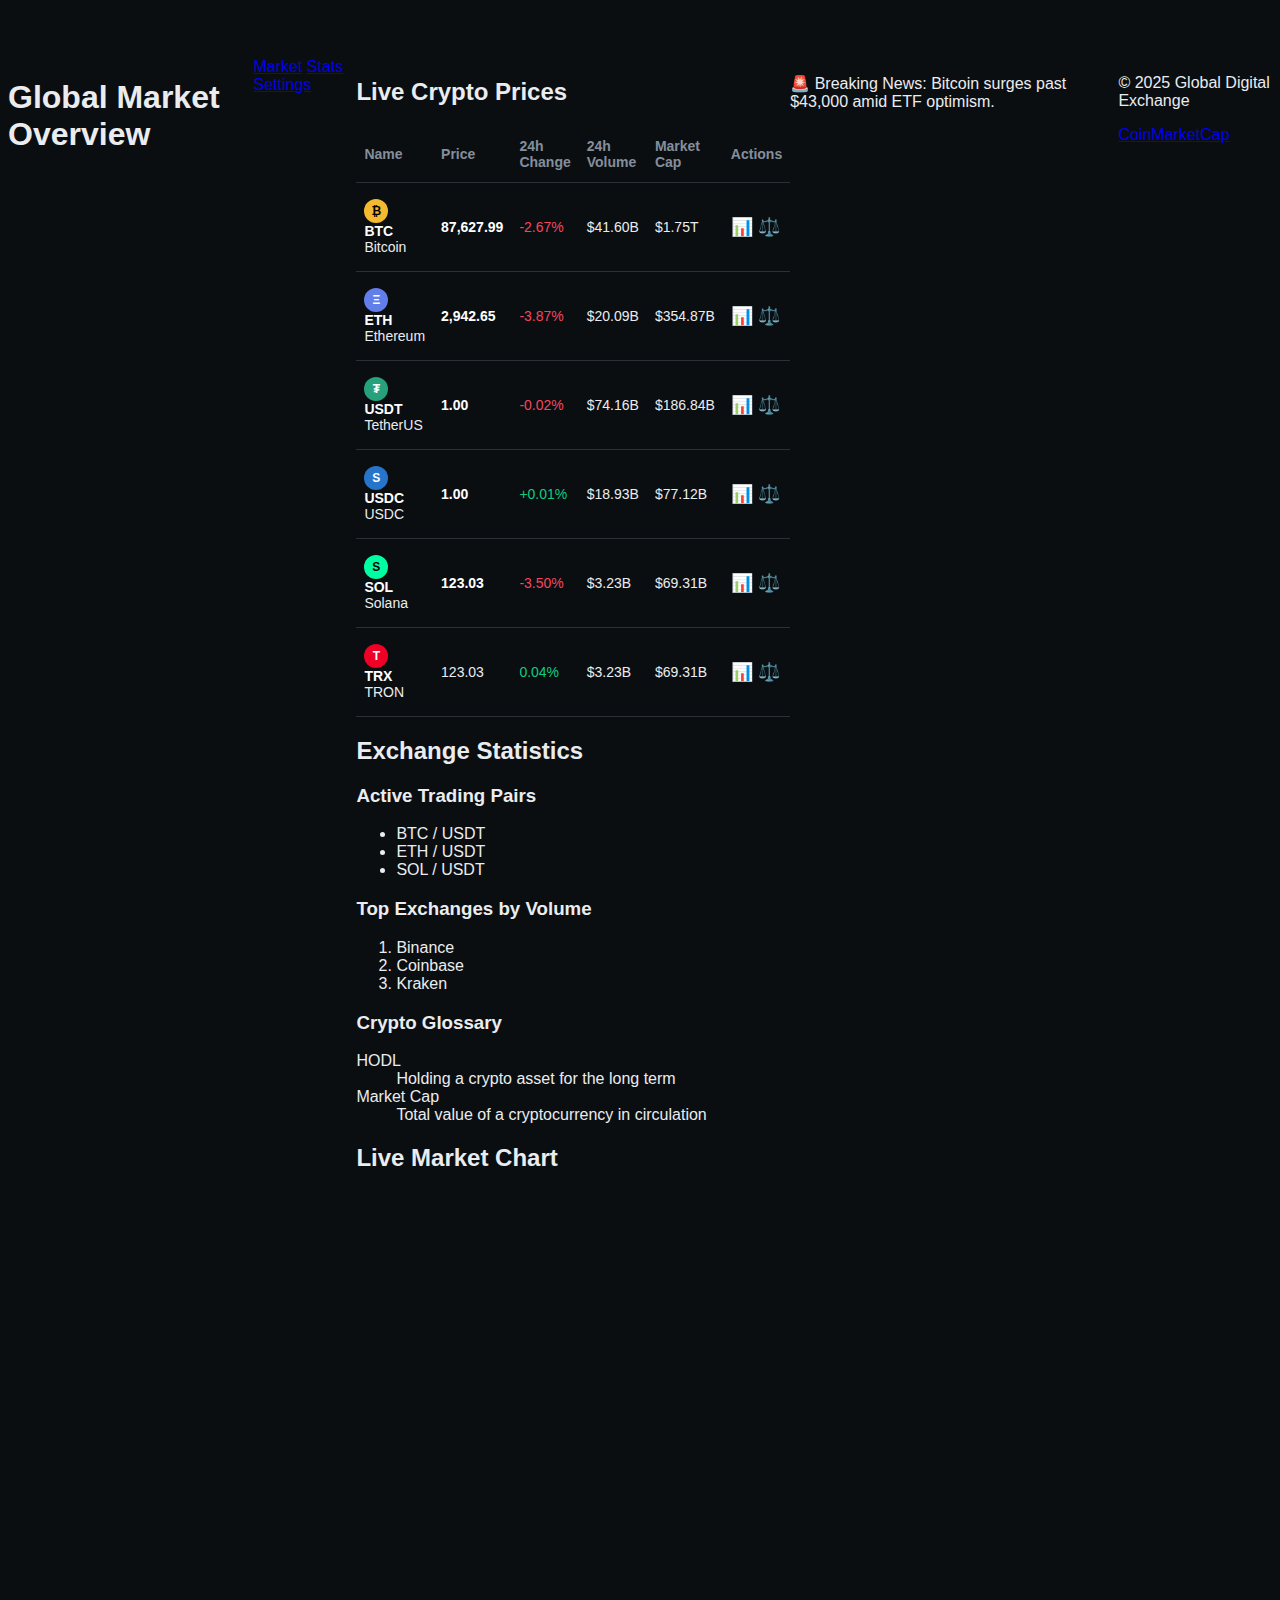
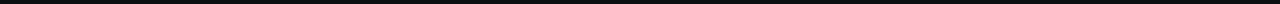
<file: bonus task - crypto-task/index.html>
<!DOCTYPE html>
<html lang="en">
  <head>
    <meta charset="UTF-8" />
    <meta name="viewport" content="width=device-width, initial-scale=1.0" />
    <title>Crypto Market Dashboard: Live Quotes.</title>
    <link rel="stylesheet" href="style.css" />
  </head>

  <body>
    <!-- Header -->
    <header>
      <h1>Global Market Overview</h1>
    </header>

    <!-- Navigation -->
    <nav>
      <div>
        <a href="#market">Market</a>
        <a href="#stats">Stats</a>
        <a href="#settings">Settings</a>
      </div>
    </nav>

    <!-- Main Content -->
    <main>
      <!-- Market Section -->
      <section id="market">
        <h2>Live Crypto Prices</h2>
        <table class="crypto-table">
          <thead>
            <tr>
              <th>Name</th>
              <th>Price</th>
              <th>24h Change</th>
              <th>24h Volume</th>
              <th>Market Cap</th>
              <th>Actions</th>
            </tr>
          </thead>

          <tbody>
            <tr>
              <td class="name">
                <span class="icon btc">₿</span>
                <strong>BTC</strong>
                Bitcoin
              </td>
              <td><strong>87,627.99</strong></td>
              <td class="negative">-2.67%</td>
              <td>$41.60B</td>
              <td>$1.75T</td>
              <td class="actions">📊 ⚖️</td>
            </tr>

            <tr>
              <td class="name">
                <span class="icon eth">Ξ</span>
                <strong>ETH</strong>
                Ethereum
              </td>
              <td><strong>2,942.65</strong></td>
              <td class="negative">-3.87%</td>
              <td>$20.09B</td>
              <td>$354.87B</td>
              <td class="actions">📊 ⚖️</td>
            </tr>

            <tr>
              <td class="name">
                <span class="icon usdt">₮</span>
                <strong>USDT</strong>
                TetherUS
              </td>
              <td><strong>1.00</strong></td>
              <td class="negative">-0.02%</td>
              <td>$74.16B</td>
              <td>$186.84B</td>
              <td class="actions">📊 ⚖️</td>
            </tr>

            <tr>
              <td class="name">
                <span class="icon usdc">S</span>
                <strong>USDC</strong>
                USDC
              </td>
              <td><strong>1.00</strong></td>
              <td class="positive">+0.01%</td>
              <td>$18.93B</td>
              <td>$77.12B</td>
              <td class="actions">📊 ⚖️</td>
            </tr>

            <tr>
              <td class="name">
                <span class="icon sol">S</span>
                <strong>SOL</strong>
                Solana
              </td>
              <td><strong>123.03</strong></td>
              <td class="negative">-3.50%</td>
              <td>$3.23B</td>
              <td>$69.31B</td>
              <td class="actions">📊 ⚖️</td>
            </tr>

            <tr>
              <td class="name">
                <span class="icon trx">T</span>
                <strong>TRX</strong>
                TRON
              </td>
              <td>123.03</td>
              <td class="positive">0.04%</td>
              <td>$3.23B</td>
              <td>$69.31B</td>
              <td class="actions">📊 ⚖️</td>
            </tr>
          </tbody>
        </table>
      </section>

      <!-- Stats Section -->
      <section id="stats">
        <h2>Exchange Statistics</h2>

        <h3>Active Trading Pairs</h3>
        <ul>
          <li>BTC / USDT</li>
          <li>ETH / USDT</li>
          <li>SOL / USDT</li>
        </ul>

        <h3>Top Exchanges by Volume</h3>
        <ol>
          <li>Binance</li>
          <li>Coinbase</li>
          <li>Kraken</li>
        </ol>

        <h3>Crypto Glossary</h3>
        <dl>
          <dt>HODL</dt>
          <dd>Holding a crypto asset for the long term</dd>

          <dt>Market Cap</dt>
          <dd>Total value of a cryptocurrency in circulation</dd>
        </dl>
      </section>

      <!-- Evidence Section -->
      <section id="evidence">
        <h2>Live Market Chart</h2>

        <iframe
          src="https://s.tradingview.com/widgetembed/?symbol=BTCUSDT&interval=15&theme=dark&style=1&locale=en"
          width="110%"
          height="400"
          frameborder="0"
          title="
        ETH Live Char"
          allowfullscreen
        ></iframe>
      </section>
    </main>

    <!-- Aside -->
    <aside>
      <p>🚨 Breaking News: Bitcoin surges past $43,000 amid ETF optimism.</p>
    </aside>

    <!-- Footer -->
    <footer>
      <p>© 2025 Global Digital Exchange</p>
      <a href="https://coinmarketcap.com" target="_blank">CoinMarketCap</a>
    </footer>
  </body>
</html>
</file>
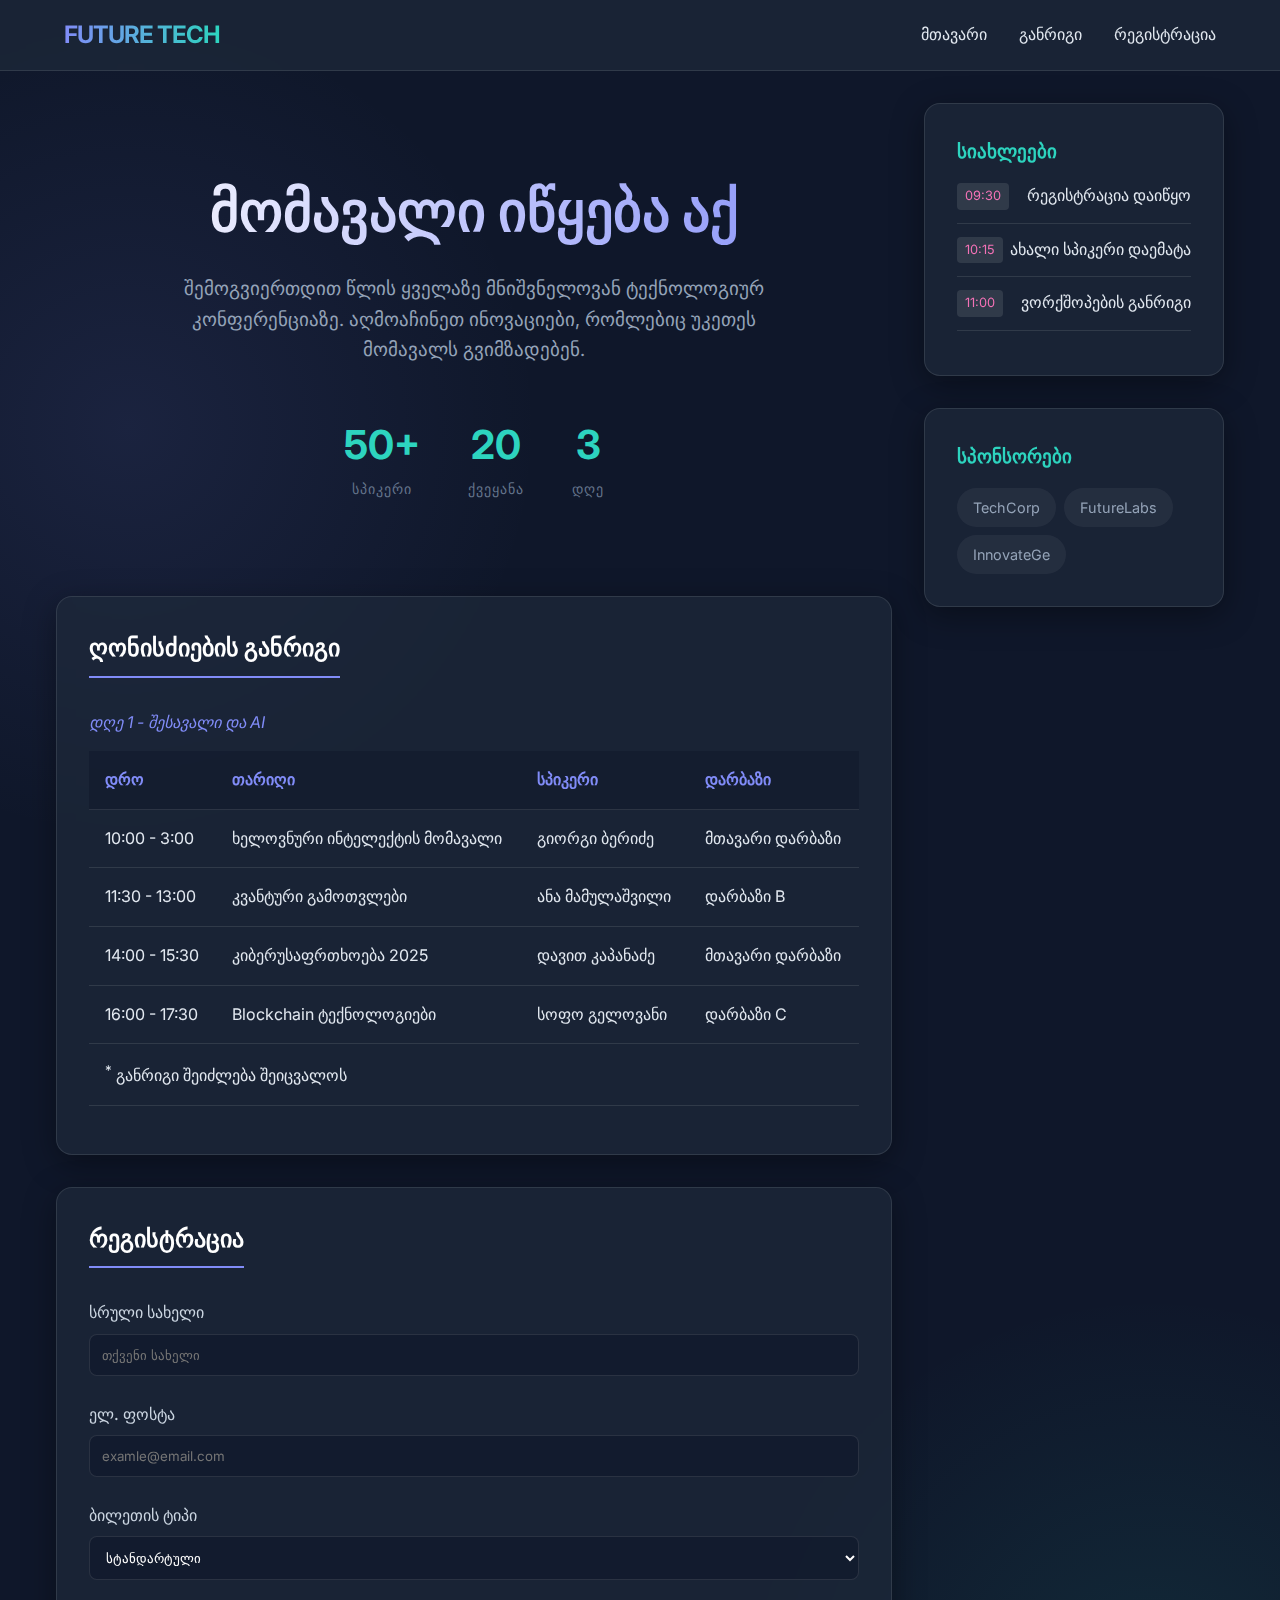
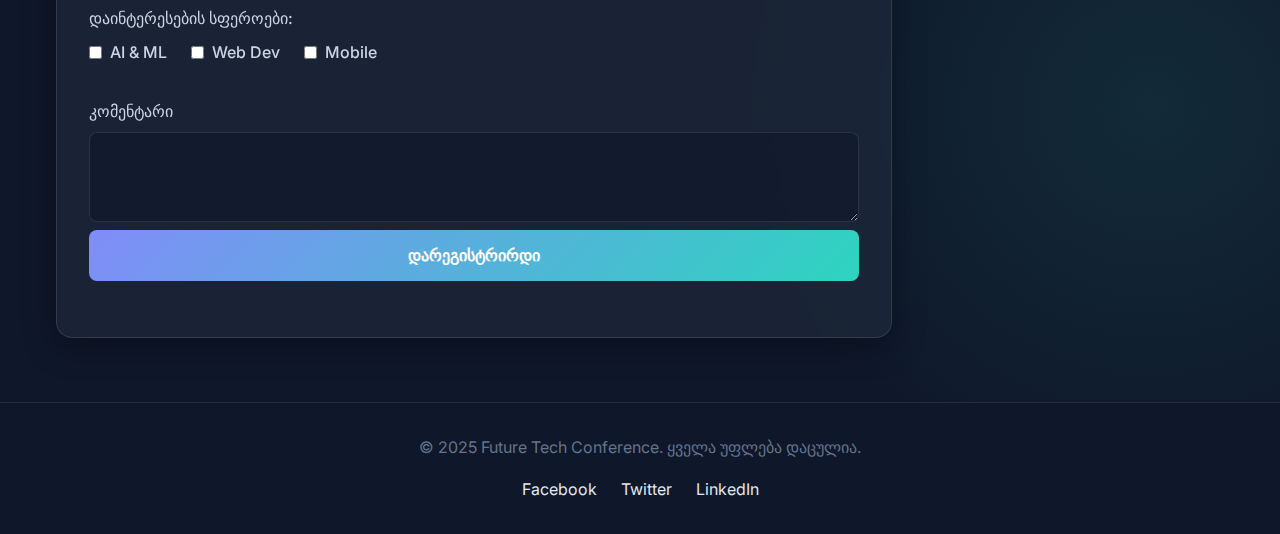
<file: bonus task - mentoring4/index.html>
<!DOCTYPE html>
<html lang="en">
  <head>
    <meta charset="UTF-8" />
    <meta name="viewport" content="width=device-width, initial-scale=1.0" />
    <title>Future Tech 2025</title>
    <link rel="stylesheet" href="style.css" />
    <link rel="preconnect" href="https://fonts.googleapis.com" />
    <link rel="preconnect" href="https://fonts.gstatic.com" crossorigin />
    <link href="https://fonts.googleapis.com/css2?family=Inter:wght@300;400;600;700&display=swap" rel="stylesheet" />
  </head>
  <body>
    <header>
      <div class="logo">FUTURE TECH</div>
      <nav>
        <ul>
          <li><a href="#home">მთავარი</a></li>
          <li><a href="#schedule">განრიგი</a></li>
          <li><a href="#register">რეგისტრაცია</a></li>
        </ul>
      </nav>
    </header>
    <div class="container">
      <main>
        <section id="home" class="hero">
          <h1>მომავალი იწყება აქ</h1>
          <p>შემოგვიერთდით წლის ყველაზე მნიშვნელოვან ტექნოლოგიურ კონფერენციაზე. აღმოაჩინეთ ინოვაციები, რომლებიც უკეთეს მომავალს გვიმზადებენ.</p>
          <div class="hero-stats">
            <div class="stat-item">
              <div class="number">50+</div>
              <div class="label">სპიკერი</div>
            </div>
            <div class="stat-item">
              <div class="number">20</div>
              <div class="label">ქვეყანა</div>
            </div>
            <div class="stat-item">
              <div class="number">3</div>
              <div class="label">დღე</div>
            </div>
          </div>
        </section>
        <section id="schedule" class="glass-panel">
          <div>
            <table>
              <h2>ღონისძიების განრიგი</h2>
              <caption>დღე 1 - შესავალი და AI</caption>
              <thead>
                <tr>
                  <th>დრო</th>
                  <th>თარიღი</th>
                  <th>სპიკერი</th>
                  <th>დარბაზი</th>
                </tr>
              </thead>
              <tbody>
                <tr>
                  <td>10:00 - 3:00</td>
                  <td>ხელოვნური ინტელექტის მომავალი</td>
                  <td>გიორგი ბერიძე</td>
                  <td>მთავარი დარბაზი</td>
                </tr>
                <tr>
                  <td>11:30 - 13:00</td>
                  <td>კვანტური გამოთვლები</td>
                  <td>ანა მამულაშვილი</td>
                  <td>დარბაზი B</td>
                </tr>
                <tr>
                  <td>14:00 - 15:30</td>
                  <td>კიბერუსაფრთხოება 2025</td>
                  <td>დავით კაპანაძე</td>
                  <td>მთავარი დარბაზი</td>
                </tr>
                <tr>
                  <td>16:00 - 17:30</td>
                  <td>Blockchain ტექნოლოგიები</td>
                  <td>სოფო გელოვანი</td>
                  <td>დარბაზი C</td>
                </tr>
              </tbody>
              <tfoot>
                <tr>
                  <td colspan="4">
                    <sup>*</sup>
                    განრიგი შეიძლება შეიცვალოს
                  </td>
                </tr>
              </tfoot>
            </table>
          </div>
        </section>
        <section id="register" class="glass-panel">
          <h2>რეგისტრაცია</h2>
          <form enctype="multipart/form-data" method="post">
            <label for="name">სრული სახელი</label>
            <input type="text" name="name" id="name" placeholder="თქვენი სახელი" />
            <br />
            <br />

            <label for="email">ელ. ფოსტა</label>
            <input type="email" name="email" id="email" placeholder="examle@email.com" />
            <br />
            <br />

            <label for="ticket-type">ბილეთის ტიპი</label>
            <select name="ticket-type" id="ticket-type">
              <option value="standard">სტანდარტული</option>
              <option value="vip">VIP</option>
            </select>
            <br />
            <br />

            <div class="form-group">
              <label for="interests">დაინტერესების სფეროები:</label>

              <div class="checkbox-group">
                <label for="ai-ml">
                  <input type="checkbox" name="ai-ml" id="ai-ml" />
                  AI & ML
                </label>
                <label for="web-dev">
                  <input type="checkbox" name="web-dev" id="web-dev" />
                  Web Dev
                </label>
                <label for="mobile">
                  <input type="checkbox" name="mobile" id="mobile" />
                  Mobile
                </label>
              </div>
              <br />

              <label for="comment">კომენტარი</label>
              <textarea name="comment" id="comment" rows="4"></textarea>

              <button class="btn-primary">დარეგისტრირდი</button>
            </div>
          </form>
        </section>
      </main>

      <aside>
        <div class="widget glass-panel">
          <h3>სიახლეები</h3>
          <ul>
            <li>
              <time datetime="09:30">09:30</time>
              რეგისტრაცია დაიწყო
            </li>
            <li>
              <time datetime="10:15">10:15</time>
              ახალი სპიკერი დაემატა
            </li>
            <li>
              <time datetime="11:00">11:00</time>
              ვორქშოპების განრიგი
            </li>
          </ul>
        </div>

        <div class="widget glass-panel">
          <h3>სპონსორები</h3>
          <div class="sponsors">
            <span>TechCorp</span>
            <span>FutureLabs</span>
            <span>InnovateGe</span>
          </div>
        </div>
      </aside>
    </div>
    <footer>
      <p>&copy; 2025 Future Tech Conference. ყველა უფლება დაცულია.</p>
      <div class="socials">
        <span>Facebook</span>
        <span>Twitter</span>
        <span>LinkedIn</span>
      </div>
    </footer>
  </body>
</html>
</file>
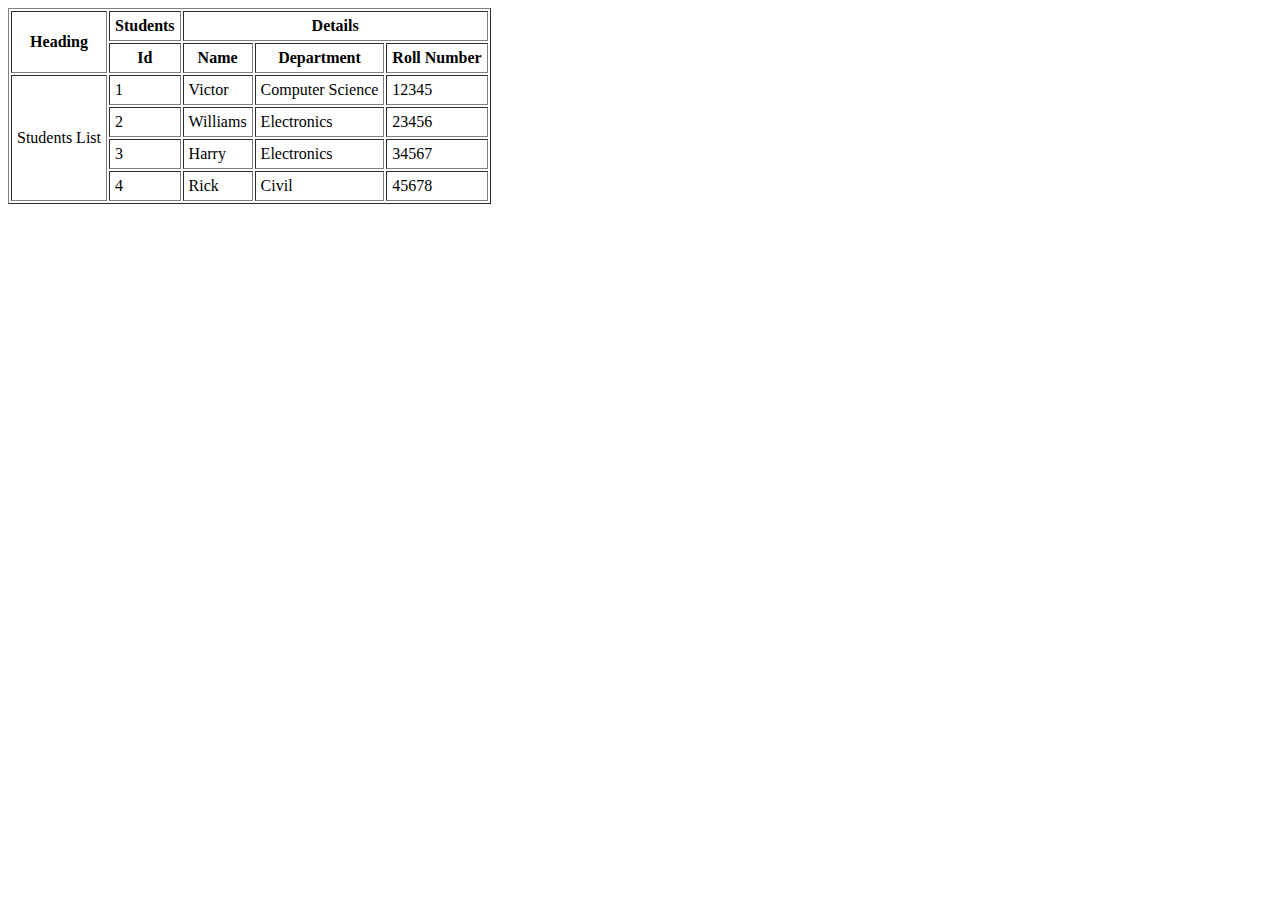
<file: exc 3.1/index.html>
<!DOCTYPE html>
<html lang="en">
  <head>
    <meta charset="UTF-8" />
    <meta name="viewport" content="width=device-width, initial-scale=1.0" />
    <title>Exercise 3.1</title>
  </head>
  <body>
    <main>
      <section class="student-data">
        <table border="1" cellpadding="5">
          <thead>
            <tr>
              <th rowspan="2">Heading</th>
              <th colspan="1">Students</th>
              <th colspan="3">Details</th>
            </tr>
            <tr>
              <th>Id</th>
              <th>Name</th>
              <th>Department</th>
              <th>Roll Number</th>
            </tr>
          </thead>
          <tbody>
            <tr>
              <td rowspan="4">Students List</td>
              <td>1</td>
              <td>Victor</td>
              <td>Computer Science</td>
              <td>12345</td>
            </tr>
            <tr>
              <td>2</td>
              <td>Williams</td>
              <td>Electronics</td>
              <td>23456</td>
            </tr>
            <tr>
              <td>3</td>
              <td>Harry</td>
              <td>Electronics</td>
              <td>34567</td>
            </tr>
            <tr>
              <td>4</td>
              <td>Rick</td>
              <td>Civil</td>
              <td>45678</td>
            </tr>
          </tbody>
        </table>
      </section>
    </main>
  </body>
</html>
</file>
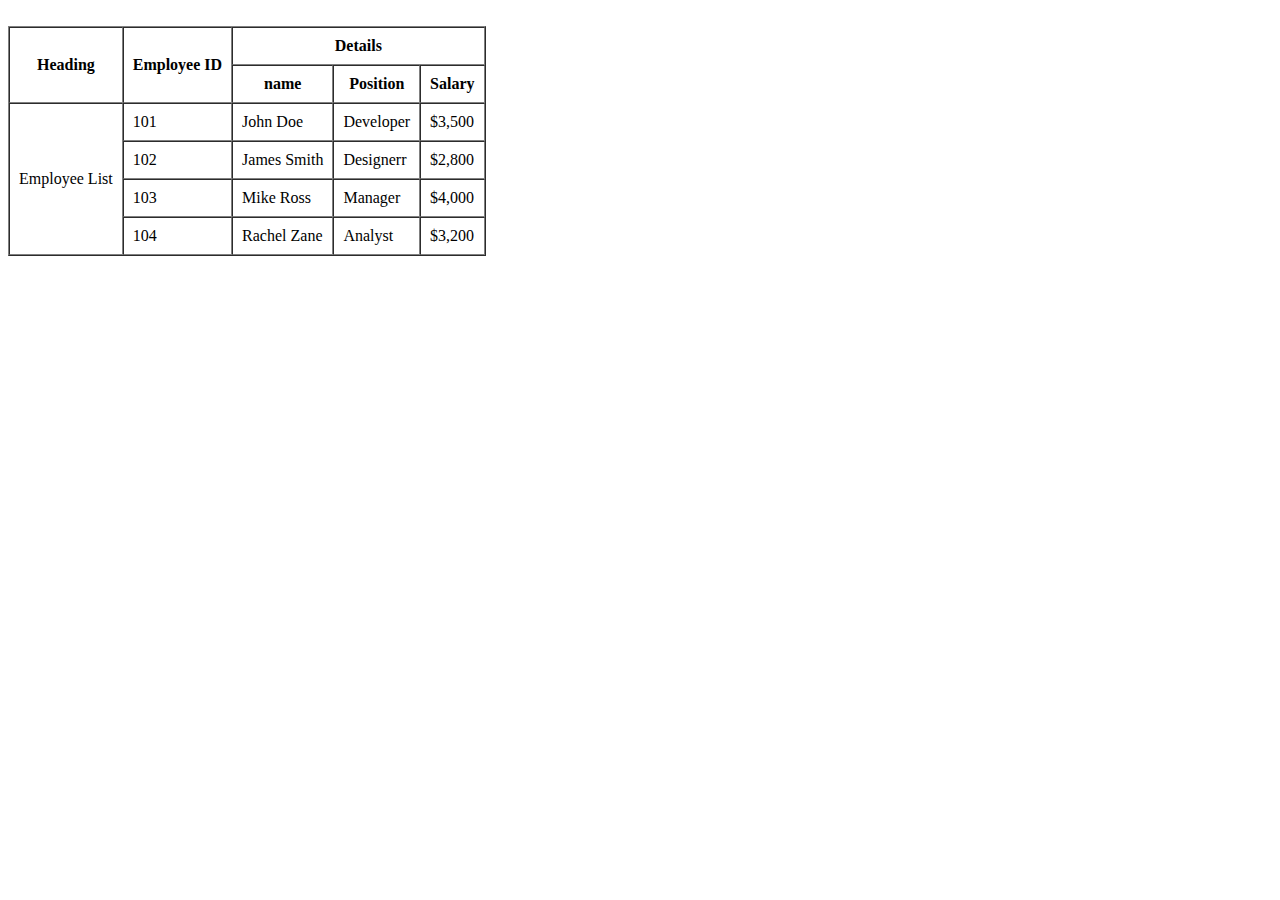
<file: exc 3.2/index.html>
<!DOCTYPE html>
<html lang="en">
  <head>
    <meta charset="UTF-8" />
    <meta name="viewport" content="width=device-width, initial-scale=1.0" />
    <title>Exercise 3.2</title>
  </head>
  <body>
    <main>
      <section class="employee-data">
        <table border="1" cellspacing="0" cellpadding="9" style="list-style-position: inside">
          <br />
          <thead>
            <tr>
              <th rowspan="2">Heading</th>
              <th rowspan="2">Employee ID</th>
              <th colspan="3">Details</th>
            </tr>
            <tr>
              <th>name</th>
              <th>Position</th>
              <th>Salary</th>
            </tr>
          </thead>
          <tbody>
            <tr>
              <td rowspan="4">Employee List</td>
              <td>101</td>
              <td>John Doe</td>
              <td>Developer</td>
              <td>$3,500</td>
            </tr>
            <tr>
              <td>102</td>
              <td>James Smith</td>
              <td>Designerr</td>
              <td>$2,800</td>
            </tr>
            <tr>
              <td>103</td>
              <td>Mike Ross</td>
              <td>Manager</td>
              <td>$4,000</td>
            </tr>
            <tr>
              <td>104</td>
              <td>Rachel Zane</td>
              <td>Analyst</td>
              <td>$3,200</td>
            </tr>
          </tbody>
        </table>
      </section>
    </main>
  </body>
</html>
</file>
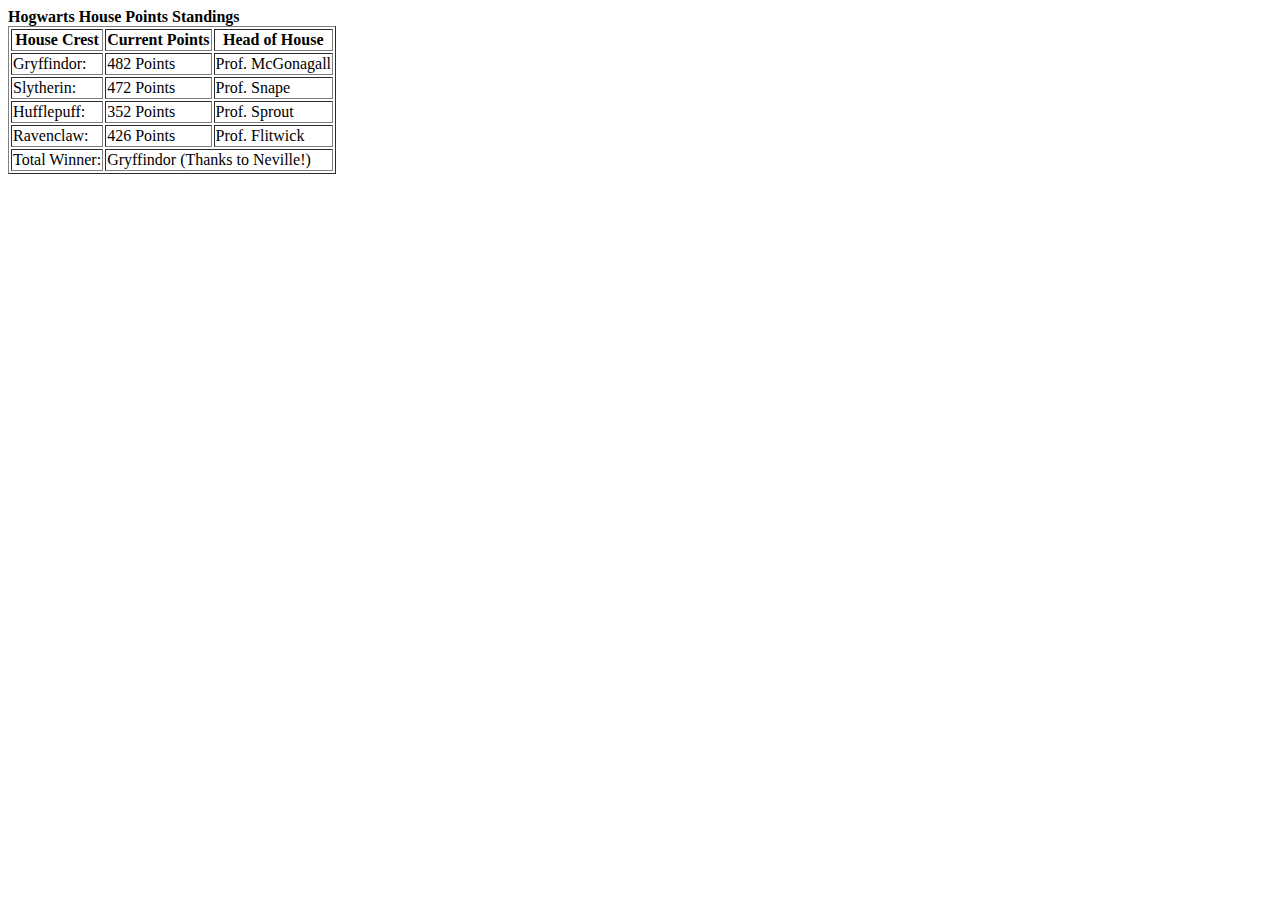
<file: exc 3/index.html>
<!DOCTYPE html>
<html lang="en">
  <head>
    <meta charset="UTF-8" />
    <meta name="viewport" content="width=device-width, initial-scale=1.0" />
    <title>Exercise 3</title>
  </head>
  <body>
    <main>
      <section class="howgarts-house-points">
        <caption><strong>Hogwarts House Points Standings</strong></caption>
        <br />
        <table border="1">
          <thead>
            <tr>
              <th>House Crest</th>
              <th>Current Points</th>
              <th>Head of House</th>
            </tr>
          </thead>
          <tbody>
            <tr>
              <td>Gryffindor:</td>
              <td>482 Points</td>
              <td>Prof. McGonagall</td>
            </tr>
            <tr>
              <td>Slytherin:</td>
              <td>472 Points</td>
              <td>Prof. Snape</td>
            </tr>
            <tr>
              <td>Hufflepuff:</td>
              <td>352 Points</td>
              <td>Prof. Sprout</td>
            </tr>
            <tr>
              <td>Ravenclaw:</td>
              <td>426 Points</td>
              <td>Prof. Flitwick</td>
            </tr>
          </tbody>
          <tfoot>
            <tr>
              <td>Total Winner:</td>
              <td colspan="2">Gryffindor (Thanks to Neville!)</td>
            </tr>
          </tfoot>
        </table>
      </section>
    </main>
  </body>
</html>
</file>
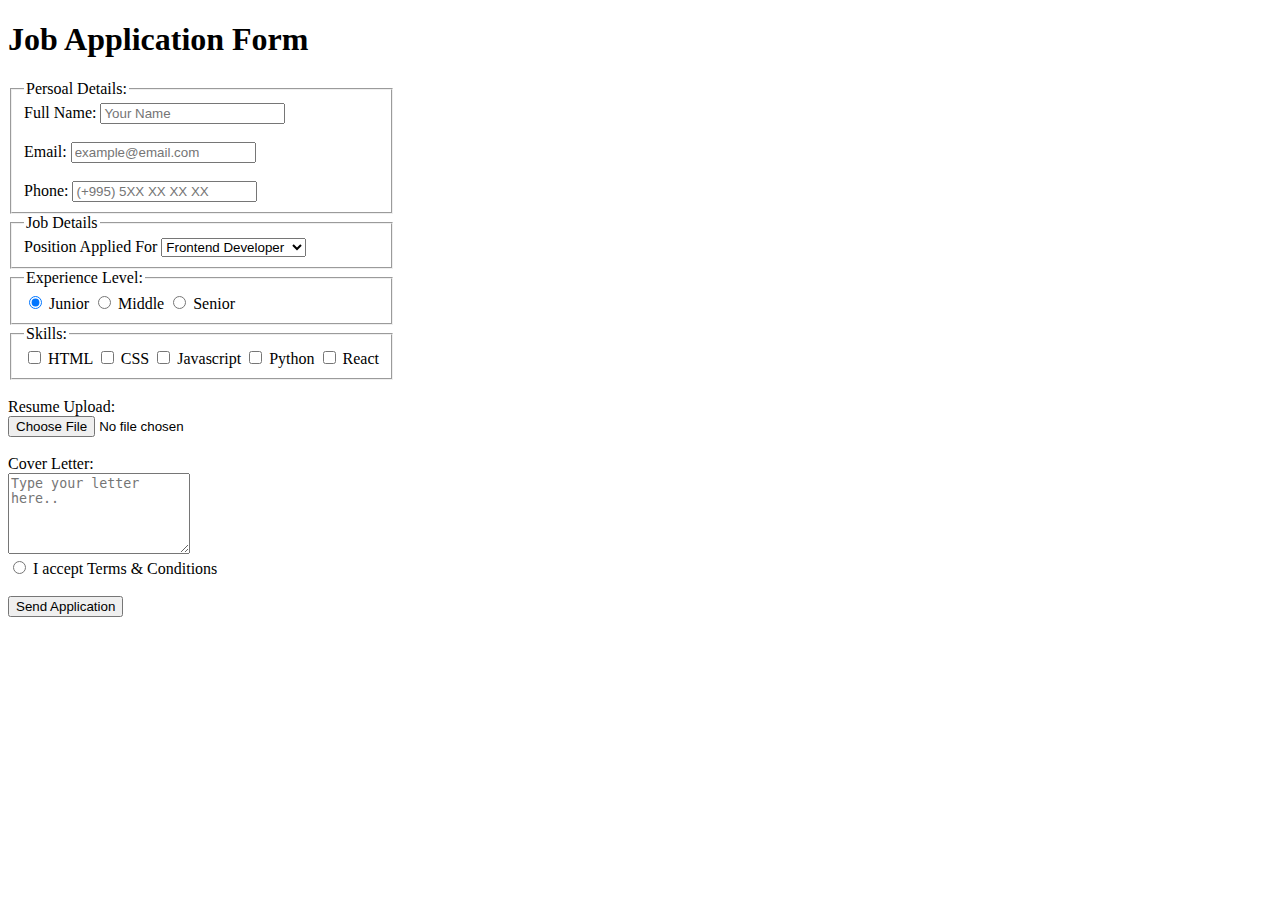
<file: mentoring-4.1/index.html>
<!DOCTYPE html>
<html lang="en">
  <head>
    <meta charset="UTF-8" />
    <meta name="viewport" content="width=device-width, initial-scale=1.0" />
    <title>mentoring 4.1</title>
  </head>
  <body>
    <header>
      <h1>Job Application Form</h1>
    </header>

    <main>
      <section class="application-form">
        <div style="max-width: fit-content">
          <form enctype="multipart/form-data" method="post">
            <fieldset>
              <legend>Persoal Details:</legend>
              <label for="name">Full Name:</label>
              <input type="name" name="full-name" id="name" placeholder="Your Name" />
              <br />
              <br />

              <label for="email">Email:</label>
              <input type="email" name="email" id="email" placeholder="example@email.com" />
              <br />
              <br />

              <label for="phone">Phone:</label>
              <input type="tel" name="phone" id="phone" placeholder="(+995) 5XX XX XX XX" />
            </fieldset>

            <fieldset>
              <legend>Job Details</legend>
              <label for="position">Position Applied For</label>
              <select name="position" id="position">
                <option value="frontend">Frontend Developer</option>
                <option value="backend">Backend Developer</option>
                <option value="fullstack">Full Stack Developer</option>
              </select>
            </fieldset>

            <fieldset>
              <legend>Experience Level:</legend>
              <label>
                <input type="radio" name="experience" id="junior" checked />
                Junior
              </label>

              <label>
                <input type="radio" name="experience" id="middle" />
                Middle
              </label>

              <label>
                <input type="radio" name="experience" id="senior" />
                Senior
              </label>
            </fieldset>

            <fieldset>
              <legend>Skills:</legend>
              <label>
                <input type="checkbox" name="skills" id="html" />
                HTML
              </label>

              <label>
                <input type="checkbox" name="skills" id="css" />
                CSS
              </label>

              <label>
                <input type="checkbox" name="skills" id="javascript" />
                Javascript
              </label>

              <label>
                <input type="checkbox" name="skills" id="python" />
                Python
              </label>

              <label>
                <input type="checkbox" name="skills" id="react" />
                React
              </label>
            </fieldset>
            <br />

            <label for="resume-upload">Resume Upload:</label>
            <br />
            <input type="file" name="resume" id="resume-upload" accept="pdf/*" />
            <br />
            <br />

            <label for="letter">Cover Letter:</label>
            <br />

            <textarea name="" id="letter" placeholder="Type your letter here.." rows="5"></textarea>
            <br />

            <label>
              <input type="radio" name="accept" id="accept" />
              I accept Terms & Conditions
            </label>
            <br />
            <br />

            <button>Send Application</button>
          </form>
        </div>
      </section>
    </main>
  </body>
</html>
</file>
<file: bonus task - crypto-task/style.css>
/* ძირითადი სტილები */
body {
  background-color: #0b0e11;
  color: #eaecef;
  font-family: Arial, sans-serif;
  display: flex;
  justify-content: center;
  padding-top: 50px;
}

.container {
  width: 90%;
  max-width: 1000px;
}

table {
  width: 100%;
  border-collapse: collapse;
}

/* Headings */
th {
  text-align: left;
  color: #848e9c;
  font-size: 14px;
  padding: 12px 8px;
  border-bottom: 1px solid #2b2f36;
}

/* Rows & Cells */
td {
  padding: 16px 8px;
  border-bottom: 1px solid #2b2f36;
  font-size: 14px;
}

tr:hover {
  background-color: #1e2329;
}

/* ფერები ცვლილებისთვის */
.negative {
  color: #f6465d;
}

.positive {
  color: #0ecb81;
}

/* მონეტების აიკონების იმიტაცია */
.icon {
  display: inline-block;
  width: 24px;
  height: 24px;
  border-radius: 50%;
  text-align: center;
  line-height: 24px;
  margin-right: 10px;
  font-weight: bold;
  font-size: 12px;
}

.btc {
  background-color: #f3ba2f;
  color: black;
}
.eth {
  background-color: #627eea;
  color: white;
}
.usdt {
  background-color: #26a17b;
  color: white;
}
.usdc {
  background-color: #2775ca;
  color: white;
}
.sol {
  background-color: #00ffa3;
  color: black;
}
.trx {
  background-color: #ef0027;
  color: white;
}

.actions {
  color: #848e9c;
  cursor: pointer;
  font-size: 18px;
}

strong {
  color: #ffffff;
}
</file>
<file: bonus task - mentoring4/style.css>
:root {
    --bg-color: #0f172a;
    --text-color: #e2e8f0;
    --primary-color: #818cf8;
    --secondary-color: #2dd4bf;
    --accent-color: #f472b6;
    --glass-bg: rgba(30, 41, 59, 0.7);
    --glass-border: rgba(255, 255, 255, 0.1);
    --card-shadow: 0 8px 32px 0 rgba(0, 0, 0, 0.37);
}

* {
    margin: 0;
    padding: 0;
    box-sizing: border-box;
}

body {
    font-family: 'Inter', sans-serif;
    background-color: var(--bg-color);
    color: var(--text-color);
    line-height: 1.6;
    background-image: 
        radial-gradient(circle at 10% 20%, rgba(129, 140, 248, 0.1) 0%, transparent 20%),
        radial-gradient(circle at 90% 80%, rgba(45, 212, 191, 0.1) 0%, transparent 20%);
    min-height: 100vh;
}

/* Header & Nav */
header {
    background: var(--glass-bg);
    backdrop-filter: blur(10px);
    -webkit-backdrop-filter: blur(10px);
    border-bottom: 1px solid var(--glass-border);
    padding: 1rem 5%;
    display: flex;
    justify-content: space-between;
    align-items: center;
    position: sticky;
    top: 0;
    z-index: 100;
}

.logo {
    font-size: 1.5rem;
    font-weight: 700;
    background: linear-gradient(to right, var(--primary-color), var(--secondary-color));
    -webkit-background-clip: text;
    -webkit-text-fill-color: transparent;
    letter-spacing: -1px;
}

nav ul {
    display: flex;
    gap: 2rem;
    list-style: none;
}

nav a {
    color: var(--text-color);
    text-decoration: none;
    font-weight: 500;
    transition: color 0.3s ease;
}

nav a:hover {
    color: var(--primary-color);
}

/* Layout */
.container {
    display: grid;
    grid-template-columns: 1fr 300px;
    gap: 2rem;
    max-width: 1200px;
    margin: 2rem auto;
    padding: 0 1rem;
}

@media (max-width: 768px) {
    .container {
        grid-template-columns: 1fr;
    }
}

/* Main Content */
.glass-panel {
    background: var(--glass-bg);
    backdrop-filter: blur(8px);
    -webkit-backdrop-filter: blur(8px);
    border: 1px solid var(--glass-border);
    border-radius: 16px;
    padding: 2rem;
    margin-bottom: 2rem;
    box-shadow: var(--card-shadow);
}

h1, h2, h3 {
    margin-bottom: 1rem;
    color: #fff;
}

h2 {
    border-bottom: 2px solid var(--primary-color);
    display: inline-block;
    padding-bottom: 0.5rem;
    margin-bottom: 2rem;
}

/* Hero Section */
.hero {
    text-align: center;
    padding: 4rem 1rem;
    margin-bottom: 2rem;
}

.hero h1 {
    font-size: 3.5rem;
    margin-bottom: 1rem;
    background: linear-gradient(to right, #fff, var(--primary-color));
    -webkit-background-clip: text;
    -webkit-text-fill-color: transparent;
}

.hero p {
    font-size: 1.2rem;
    color: #94a3b8;
    max-width: 600px;
    margin: 0 auto 2rem;
}

.hero-stats {
    display: flex;
    justify-content: center;
    gap: 3rem;
    margin-top: 3rem;
}

.stat-item {
    display: flex;
    flex-direction: column;
}

.stat-item .number {
    font-size: 2.5rem;
    font-weight: 700;
    color: var(--secondary-color);
}

.stat-item .label {
    font-size: 0.9rem;
    text-transform: uppercase;
    letter-spacing: 1px;
    color: #64748b;
}

/* Table */
table {
    width: 100%;
    border-collapse: separate;
    border-spacing: 0;
    margin-bottom: 1rem;
}

caption {
    text-align: left;
    margin-bottom: 1rem;
    font-style: italic;
    color: var(--primary-color);
}

th, td {
    padding: 1rem;
    text-align: left;
    border-bottom: 1px solid var(--glass-border);
}

th {
    background-color: rgba(15, 23, 42, 0.5);
    color: var(--primary-color);
    font-weight: 600;
}

tr:hover td {
    background-color: rgba(255, 255, 255, 0.05);
}

/* Form */
.form-group {
    margin-bottom: 1.5rem;
}

label {
    display: block;
    margin-bottom: 0.5rem;
    color: #cbd5e1;
    font-weight: 500;
}

input[type="text"],
input[type="email"],
select,
textarea {
    width: 100%;
    padding: 0.75rem;
    background: rgba(15, 23, 42, 0.6);
    border: 1px solid var(--glass-border);
    border-radius: 8px;
    color: #fff;
    font-family: inherit;
    transition: all 0.3s ease;
}

input:focus,
select:focus,
textarea:focus {
    outline: none;
    border-color: var(--primary-color);
    box-shadow: 0 0 0 2px rgba(129, 140, 248, 0.2);
}

.checkbox-group {
    display: flex;
    gap: 1.5rem;
    flex-wrap: wrap;
}

.checkbox-group label {
    display: flex;
    align-items: center;
    gap: 0.5rem;
    cursor: pointer;
}

.btn-primary {
    background: linear-gradient(135deg, var(--primary-color), var(--secondary-color));
    color: #fff;
    padding: 1rem 2rem;
    border: none;
    border-radius: 8px;
    font-size: 1rem;
    font-weight: 600;
    cursor: pointer;
    transition: transform 0.2s ease, opacity 0.2s ease;
    width: 100%;
}

.btn-primary:hover {
    opacity: 0.9;
    transform: translateY(-2px);
}

/* Aside */
aside .widget {
    margin-bottom: 2rem;
}

aside h3 {
    margin-bottom: 1rem;
    color: var(--secondary-color);
    font-size: 1.2rem;
}

aside ul {
    list-style: none;
}

aside li {
    margin-bottom: 0.8rem;
    padding-bottom: 0.8rem;
    border-bottom: 1px solid var(--glass-border);
    display: flex;
    justify-content: space-between;
}

aside time {
    background: rgba(255, 255, 255, 0.1);
    padding: 0.2rem 0.5rem;
    border-radius: 4px;
    font-size: 0.8rem;
    color: var(--accent-color);
}

.sponsors {
    display: flex;
    flex-wrap: wrap;
    gap: 0.5rem;
}

.sponsors span {
    background: rgba(255, 255, 255, 0.05);
    padding: 0.5rem 1rem;
    border-radius: 20px;
    font-size: 0.9rem;
    color: #94a3b8;
}

/* Footer */
footer {
    text-align: center;
    padding: 2rem;
    background: rgba(15, 23, 42, 0.9);
    border-top: 1px solid var(--glass-border);
    margin-top: 2rem;
}

footer p {
    color: #64748b;
    margin-bottom: 1rem;
}

.socials {
    display: flex;
    justify-content: center;
    gap: 1.5rem;
}

.socials a {
    color: var(--text-color);
    text-decoration: none;
    transition: color 0.3s;
}

.socials a:hover {
    color: var(--secondary-color);
}
</file>
